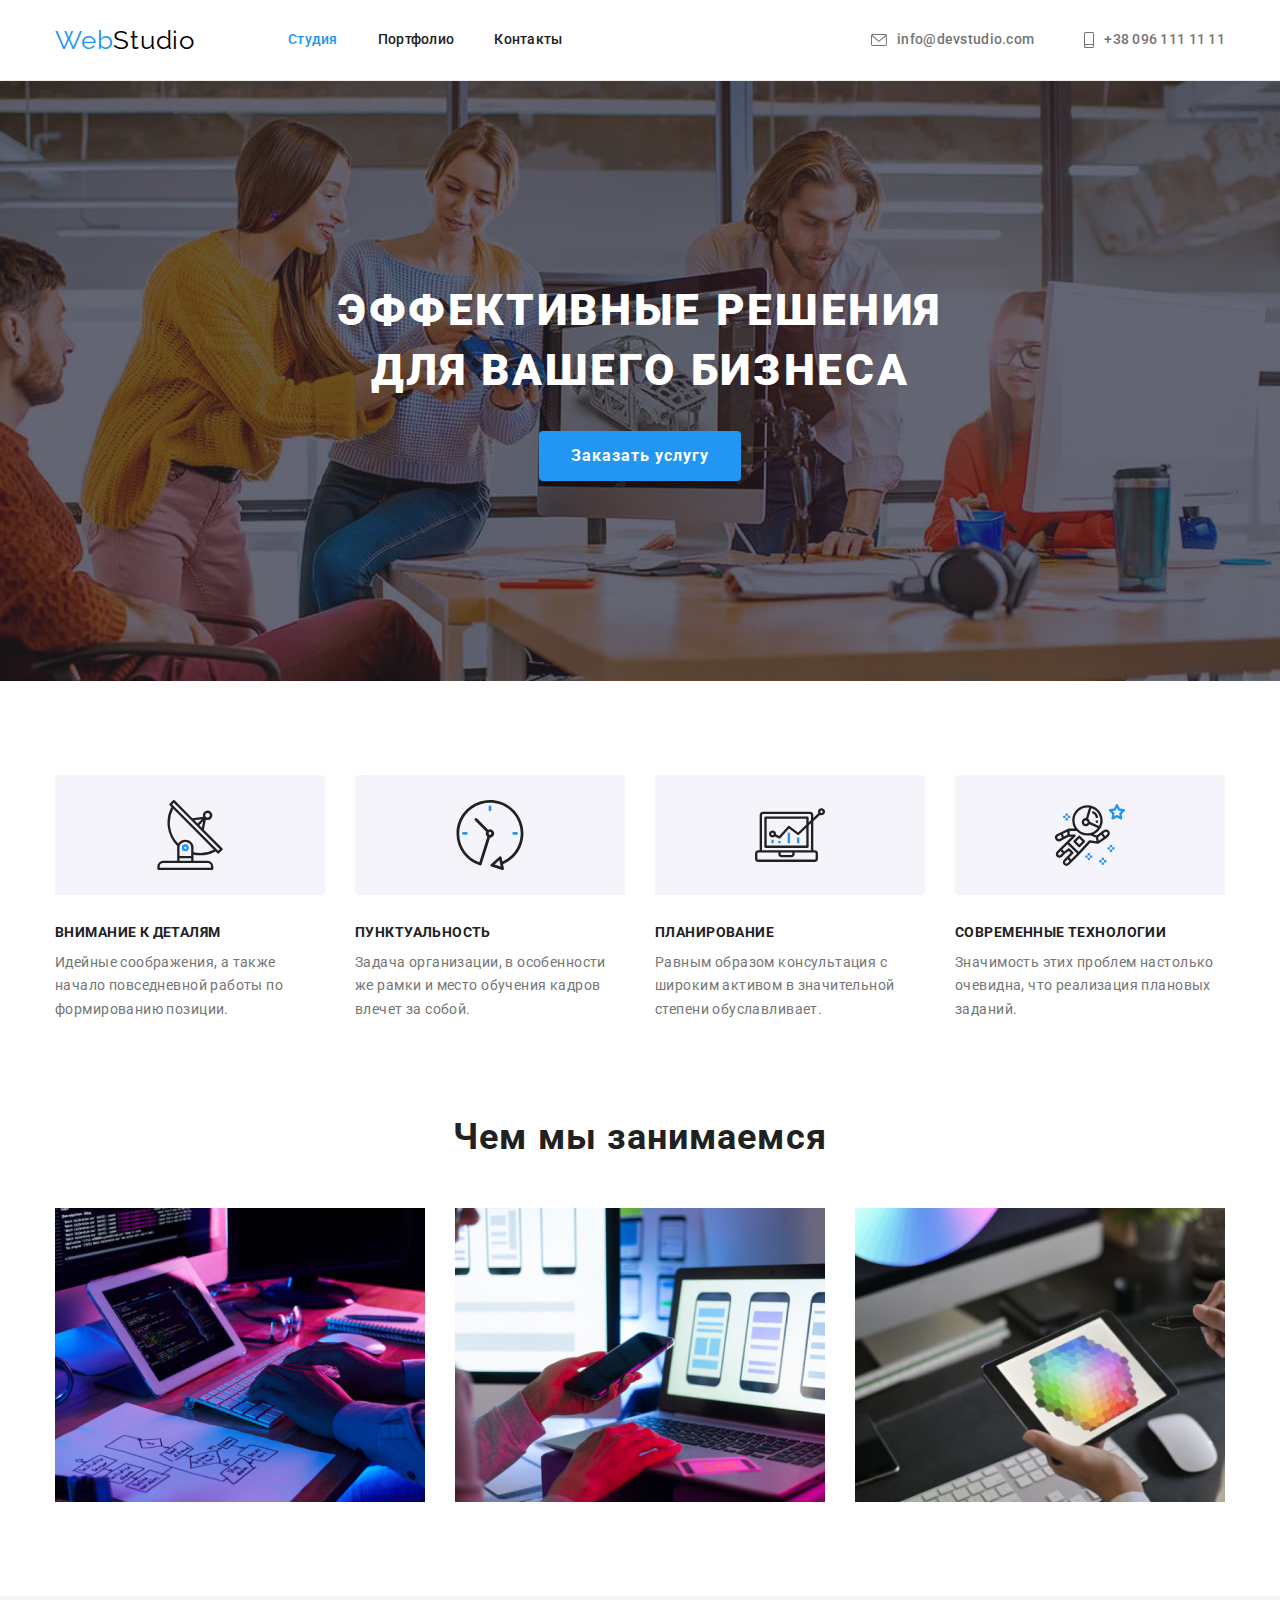
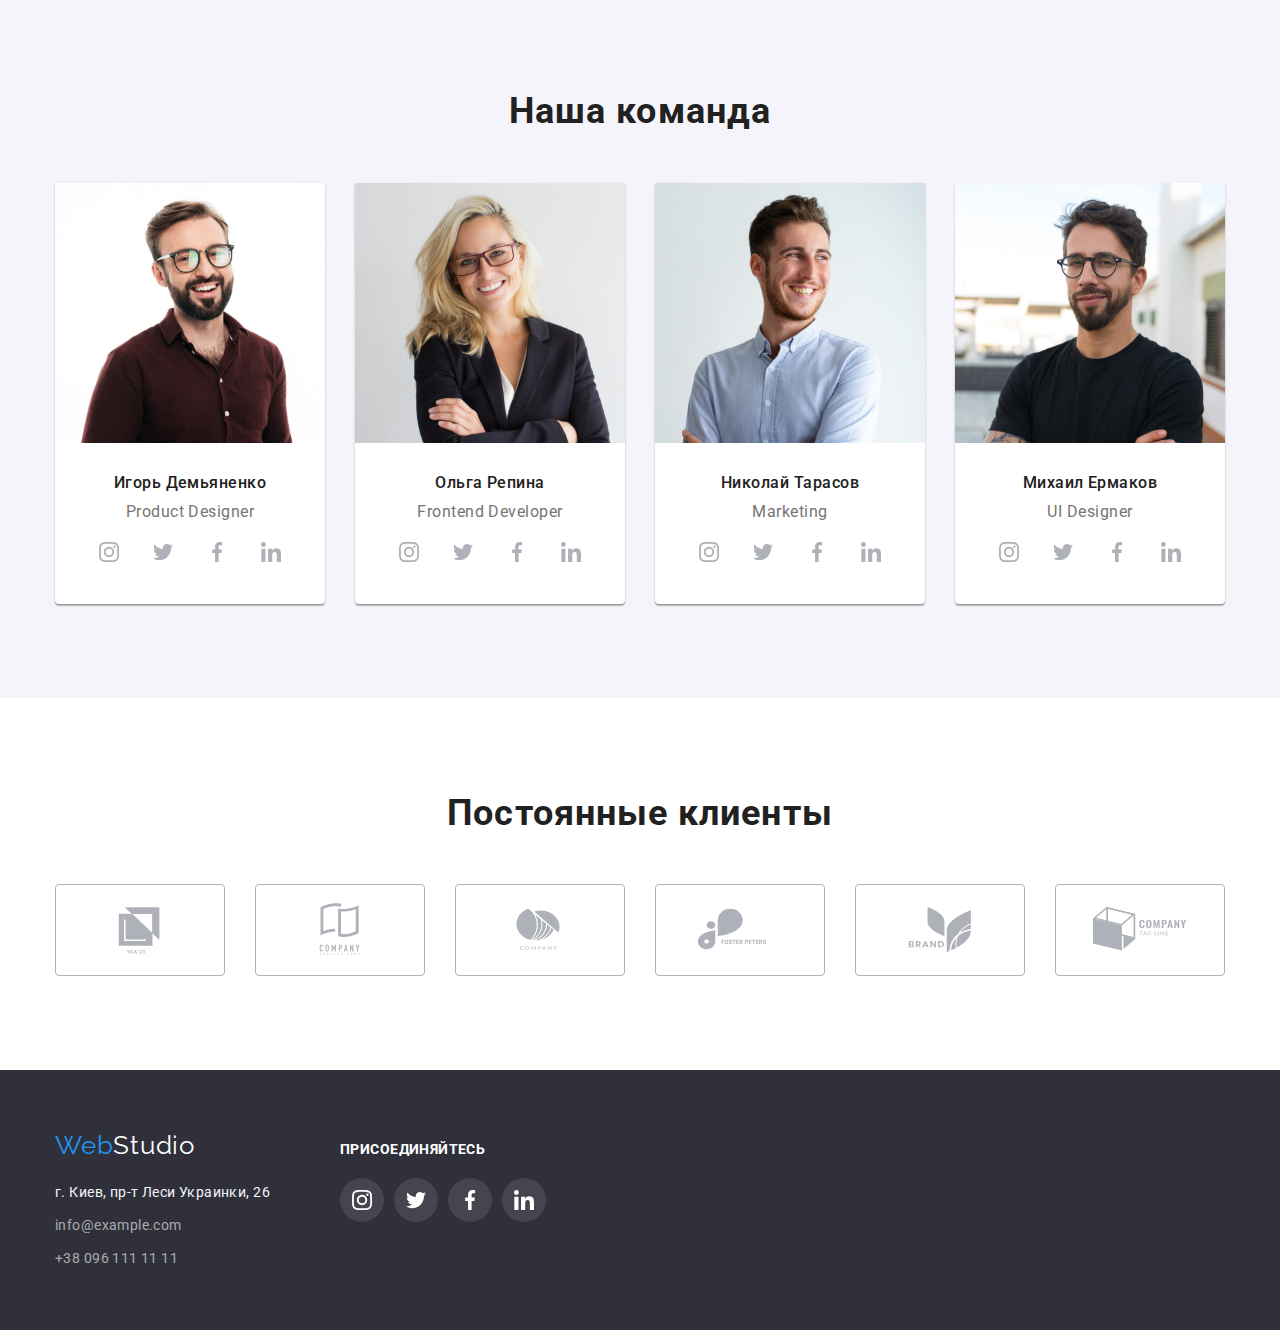
<file: index.html>
<!DOCTYPE html>
<html lang="ru">
  <head>
    <meta charset="UTF-8" />
    <meta http-equiv="X-UA-Compatible" content="IE=edge" />
    <meta name="viewport" content="width=device-width, initial-scale=1.0" />
    <title>Студия</title>
    <link rel="preconnect" href="https://fonts.googleapis.com" />
    <link rel="preconnect" href="https://fonts.gstatic.com" crossorigin />
    <link
      href="https://fonts.googleapis.com/css2?family=Raleway:wght@700&family=Roboto:wght@400;500;700;900&display=swap"
      rel="stylesheet"
    />
    <link
      href="https://cdn.jsdelivr.net/npm/modern-normalize@1.1.0/modern-normalize.min.css"
      rel="stylesheet"
    />
    <link rel="stylesheet" href="./css/styles.css" />
  </head>
  <body>
    <!--header-->
    <header class="header">
      <div class="container header-container">
        <a class="logo link" href="./index.html" lang="en"
          ><span class="logo-blue">Web</span>Studio</a
        >
        <nav class="nav">
          <ul class="nav-list list">
            <li class="nav-item">
              <a class="nav-link link current" href="./index.html">Студия</a>
            </li>
            <li class="nav-item"><a class="nav-link link" href="./portfolio.html">Портфолио</a></li>
            <li class="nav-item"><a class="nav-link link" href="">Контакты</a></li>
          </ul>
        </nav>
        <ul class="contacts list">
          <li class="contacts-mail">
            <a class="nav-link contact-link link" href="mailto:info@devstudio.com">
              <svg class="header-icon" width="16" height="12">
                <use href="./images/icons.svg#envelope-hover"></use>
              </svg>
              info@devstudio.com</a
            >
          </li>
          <li class="contacts-tel">
            <a class="nav-link contact-link link" href="tel:+380961111111">
              <svg class="header-icon" width="10" height="16">
                <use href="./images/icons.svg#smartphone"></use>
              </svg>
              +38 096 111 11 11</a
            >
          </li>
        </ul>
      </div>
    </header>

    <!--content-->
    <main>
      <!--Main banner-->
      <section class="hero">
        <div class="container">
          <h1 class="hero-txt">Эффективные решения для вашего бизнеса</h1>
          <button class="hero-batton" type="button">Заказать услугу</button>
        </div>
      </section>

      <!-- benefits -->
      <section class="benefits section">
        <div class="container">
          <h2 class="visually-hidden">Наши преимущества</h2>
          <ul class="benefits-list list">
            <li class="benefits-item">
              <div class="benefits-devs">
                <svg class="benefits-icon" width="70" height="70">
                  <use href="./images/icons.svg#antenna"></use>
                </svg>
              </div>
              <h3 class="benefits-title">Внимание к деталям</h3>
              <p class="benefits-txt">
                Идейные соображения, а также начало повседневной работы по формированию позиции.
              </p>
            </li>
            <li class="benefits-item">
              <div class="benefits-devs">
                <svg class="benefits-icon" width="70" height="70">
                  <use href="./images/icons.svg#clock"></use>
                </svg>
              </div>
              <h3 class="benefits-title">Пунктуальность</h3>
              <p class="benefits-txt">
                Задача организации, в особенности же рамки и место обучения кадров влечет за собой.
              </p>
            </li>
            <li class="benefits-item">
              <div class="benefits-devs">
                <svg class="benefits-icon" width="70" height="70">
                  <use href="./images/icons.svg#diagram"></use>
                </svg>
              </div>
              <h3 class="benefits-title">Планирование</h3>
              <p class="benefits-txt">
                Равным образом консультация с широким активом в значительной степени обуславливает.
              </p>
            </li>
            <li class="benefits-item">
              <div class="benefits-devs">
                <svg class="benefits-icon" width="70" height="70">
                  <use href="./images/icons.svg#astronaut"></use>
                </svg>
              </div>
              <h3 class="benefits-title">Современные технологии</h3>
              <p class="benefits-txt">
                Значимость этих проблем настолько очевидна, что реализация плановых заданий.
              </p>
            </li>
          </ul>
        </div>
      </section>

      <!-- our work -->
      <section class="work section">
        <div class="container">
          <h2 class="work-title">Чем мы занимаемся</h2>
          <ul class="work-list list">
            <li class="work-item">
              <img
                src="./images/our_work/img_2_1.jpg"
                alt="разработка кода десктопных приложений"
                width="370"
                height="294"
              />
            </li>
            <li class="work-item">
              <img
                src="./images/our_work/img_2_2.jpg"
                alt="разработка мобильных приложений"
                width="370"
                height="294"
              />
            </li>
            <li class="work-item">
              <img
                src="./images/our_work/img_2_3.jpg"
                alt="разработка дизайна"
                width="370"
                height="294"
              />
            </li>
          </ul>
        </div>
      </section>

      <!-- our team -->
      <section class="team section">
        <div class="container">
          <h2 class="team-title">Наша команда</h2>
          <ul class="team-list list">
            <li class="team-item">
              <img
                src="./images/our_team/img_3_1.jpg"
                alt="мужчина в очках и бородой"
                width="270"
                height="260"
              />
              <div class="team-content">
                <h3 class="team-name">Игорь Демьяненко</h3>
                <p class="team-txt" lang="en">Product Designer</p>
                <ul class="team-social list">
                  <li class="team-social-item">
                    <a class="team-social-link link" href="" aria-label="Instagram">
                      <svg class="team-social-icon" width="20" height="20">
                        <use href="./images/icons.svg#instagram"></use>
                      </svg>
                    </a>
                  </li>
                  <li class="team-social-item">
                    <a class="team-social-link link" href="" aria-label="Instagram">
                      <svg class="team-social-icon" width="20" height="20">
                        <use href="./images/icons.svg#twitter"></use>
                      </svg>
                    </a>
                  </li>
                  <li class="team-social-item">
                    <a class="team-social-link link" href="" aria-label="Instagram">
                      <svg class="team-social-icon" width="20" height="20">
                        <use href="./images/icons.svg#facebook"></use>
                      </svg>
                    </a>
                  </li>
                  <li class="team-social-item">
                    <a class="team-social-link link" href="" aria-label="Instagram">
                      <svg class="team-social-icon" width="20" height="20">
                        <use href="./images/icons.svg#linkedin"></use>
                      </svg>
                    </a>
                  </li>
                </ul>
              </div>
            </li>
            <li class="team-item">
              <img
                src="./images/our_team/img_3_2.jpg"
                alt="женщина блондинка в очках"
                width="270"
                height="260"
              />
              <div class="team-content">
                <h3 class="team-name">Ольга Репина</h3>
                <p class="team-txt" lang="en">Frontend Developer</p>
                <ul class="team-social list">
                  <li class="team-social-item">
                    <a class="team-social-link link" href="" aria-label="Instagram">
                      <svg class="team-social-icon" width="20" height="20">
                        <use href="./images/icons.svg#instagram"></use>
                      </svg>
                    </a>
                  </li>
                  <li class="team-social-item">
                    <a class="team-social-link link" href="" aria-label="Instagram">
                      <svg class="team-social-icon" width="20" height="20">
                        <use href="./images/icons.svg#twitter"></use>
                      </svg>
                    </a>
                  </li>
                  <li class="team-social-item">
                    <a class="team-social-link link" href="" aria-label="Instagram">
                      <svg class="team-social-icon" width="20" height="20">
                        <use href="./images/icons.svg#facebook"></use>
                      </svg>
                    </a>
                  </li>
                  <li class="team-social-item">
                    <a class="team-social-link link" href="" aria-label="Instagram">
                      <svg class="team-social-icon" width="20" height="20">
                        <use href="./images/icons.svg#linkedin"></use>
                      </svg>
                    </a>
                  </li>
                </ul>
              </div>
            </li>
            <li class="team-item">
              <img
                src="./images/our_team/img_3_3.jpg"
                alt="мужчина с улыбкой"
                width="270"
                height="260"
              />
              <div class="team-content">
                <h3 class="team-name">Николай Тарасов</h3>
                <p class="team-txt" lang="en">Marketing</p>
                <ul class="team-social list">
                  <li class="team-social-item">
                    <a class="team-social-link link" href="" aria-label="Instagram">
                      <svg class="team-social-icon" width="20" height="20">
                        <use href="./images/icons.svg#instagram"></use>
                      </svg>
                    </a>
                  </li>
                  <li class="team-social-item">
                    <a class="team-social-link link" href="" aria-label="Instagram">
                      <svg class="team-social-icon" width="20" height="20">
                        <use href="./images/icons.svg#twitter"></use>
                      </svg>
                    </a>
                  </li>
                  <li class="team-social-item">
                    <a class="team-social-link link" href="" aria-label="Instagram">
                      <svg class="team-social-icon" width="20" height="20">
                        <use href="./images/icons.svg#facebook"></use>
                      </svg>
                    </a>
                  </li>
                  <li class="team-social-item">
                    <a class="team-social-link link" href="" aria-label="Instagram">
                      <svg class="team-social-icon" width="20" height="20">
                        <use href="./images/icons.svg#linkedin"></use>
                      </svg>
                    </a>
                  </li>
                </ul>
              </div>
            </li>
            <li class="team-item">
              <img
                src="./images/our_team/img_3_4.jpg"
                alt="тщеславний мужик в очках и бородой"
                width="270"
                height="260"
              />
              <div class="team-content">
                <h3 class="team-name">Михаил Ермаков</h3>
                <p class="team-txt" lang="en">UI Designer</p>
                <ul class="team-social list">
                  <li class="team-social-item">
                    <a class="team-social-link link" href="" aria-label="Instagram">
                      <svg class="team-social-icon" width="20" height="20">
                        <use href="./images/icons.svg#instagram"></use>
                      </svg>
                    </a>
                  </li>
                  <li class="team-social-item">
                    <a class="team-social-link link" href="" aria-label="Instagram">
                      <svg class="team-social-icon" width="20" height="20">
                        <use href="./images/icons.svg#twitter"></use>
                      </svg>
                    </a>
                  </li>
                  <li class="team-social-item">
                    <a class="team-social-link link" href="" aria-label="Instagram">
                      <svg class="team-social-icon" width="20" height="20">
                        <use href="./images/icons.svg#facebook"></use>
                      </svg>
                    </a>
                  </li>
                  <li class="team-social-item">
                    <a class="team-social-link link" href="" aria-label="Instagram">
                      <svg class="team-social-icon" width="20" height="20">
                        <use href="./images/icons.svg#linkedin"></use>
                      </svg>
                    </a>
                  </li>
                </ul>
              </div>
            </li>
          </ul>
        </div>
      </section>
    </main>

    <!-- client -->
    <section class="client section">
      <div class="container">
        <h2 class="client-title">Постоянные клиенты</h2>
        <ul class="client-list list">
          <li class="client-item">
            <a class="client-link link" href="">
              <svg class="client-icon" width="106" height="60">
                <use href="./images/icons.svg#logo-1"></use>
              </svg>
            </a>
          </li>
          <li class="client-item">
            <a class="client-link link" href="">
              <svg class="client-icon" width="106" height="60">
                <use href="./images/icons.svg#logo-2"></use>
              </svg>
            </a>
          </li>
          <li class="client-item">
            <a class="client-link link" href="">
              <svg class="client-icon" width="106" height="60">
                <use href="./images/icons.svg#logo-3"></use>
              </svg>
            </a>
          </li>
          <li class="client-item">
            <a class="client-link link" href="">
              <svg class="client-icon" width="106" height="60">
                <use href="./images/icons.svg#logo-4"></use>
              </svg>
            </a>
          </li>
          <li class="client-item">
            <a class="client-link link" href="">
              <svg class="client-icon" width="106" height="60">
                <use href="./images/icons.svg#logo-5"></use>
              </svg>
            </a>
          </li>
          <li class="client-item">
            <a class="client-link link" href="">
              <svg class="client-icon" width="106" height="60">
                <use href="./images/icons.svg#logo-6"></use>
              </svg>
            </a>
          </li>
        </ul>
      </div>
    </section>

    <!--footer-->
    <footer class="footer">
      <div class="container footer-container">
        <div class="logo-address">
          <a class="logo logo-footer link" href="./index.html">
            <span class="logo-blue">Web</span>Studio</a
          >
          <address class="address">
            <p class="address-fact">г. Киев, пр-т Леси Украинки, 26</p>
            <ul class="address-list list">
              <li class="footer-contact">
                <a class="footer-link link" href="mailto:info@devstudio.com">info@example.com</a>
              </li>
              <li class="footer-contact">
                <a class="footer-link link" href="tel:+380961111111">+38 096 111 11 11</a>
              </li>
            </ul>
          </address>
        </div>
        <div class="footer-social">
          <p class="footer-social-text">присоединяйтесь</p>
          <ul class="footer-social-list list">
            <li class="footer-social-item">
              <a class="footer-social-link link" href="" aria-label="Instagram">
                <svg class="footer-social-icon" width="20" height="20">
                  <use href="./images/icons.svg#instagram"></use>
                </svg>
              </a>
            </li>
            <li class="footer-social-item">
              <a class="footer-social-link link" href="" aria-label="Instagram">
                <svg class="footer-social-icon" width="20" height="20">
                  <use href="./images/icons.svg#twitter"></use>
                </svg>
              </a>
            </li>
            <li class="footer-social-item">
              <a class="footer-social-link link" href="" aria-label="Instagram">
                <svg class="footer-social-icon" width="20" height="20">
                  <use href="./images/icons.svg#facebook"></use>
                </svg>
              </a>
            </li>
            <li class="footer-social-item">
              <a class="footer-social-link link" href="" aria-label="Instagram">
                <svg class="footer-social-icon" width="20" height="20">
                  <use href="./images/icons.svg#linkedin"></use>
                </svg>
              </a>
            </li>
          </ul>
        </div>
      </div>
    </footer>
  </body>
</html>
</file>
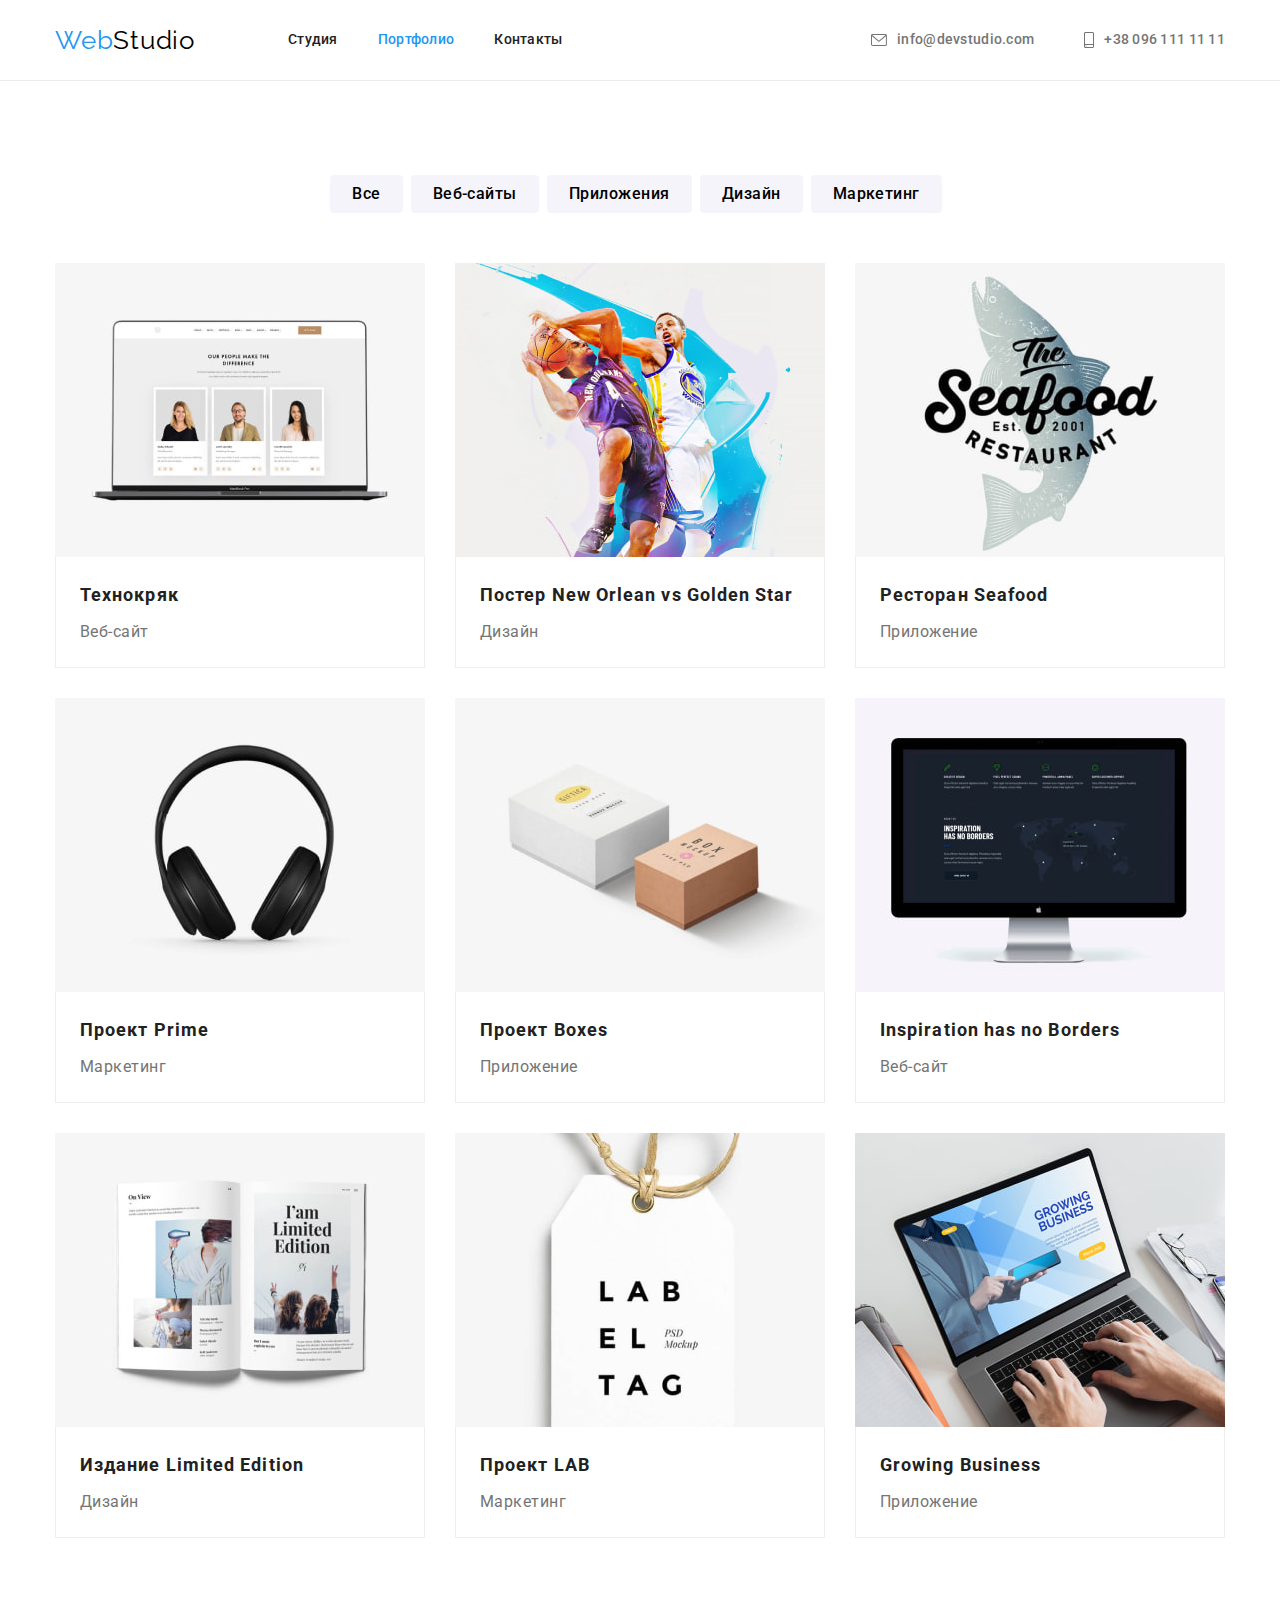
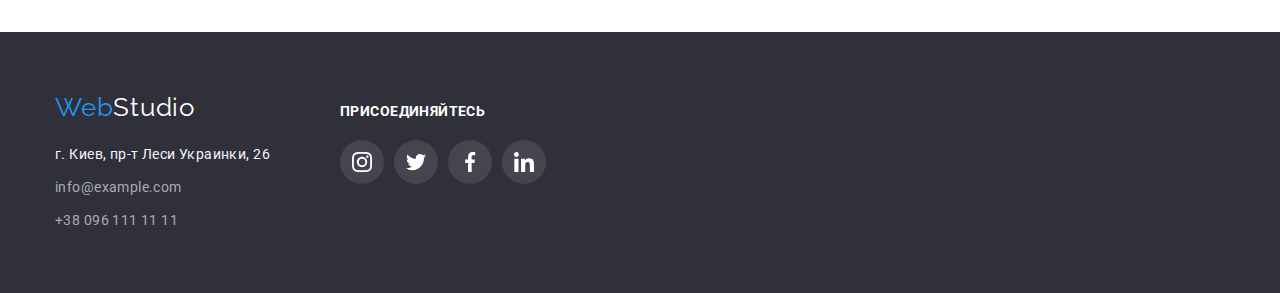
<file: portfolio.html>
<!DOCTYPE html>
<html lang="ru">
  <head>
    <meta charset="UTF-8" />
    <meta http-equiv="X-UA-Compatible" content="IE=edge" />
    <meta name="viewport" content="width=device-width, initial-scale=1.0" />
    <title>Portfolio</title>
    <link rel="preconnect" href="https://fonts.googleapis.com" />
    <link rel="preconnect" href="https://fonts.gstatic.com" crossorigin />
    <link
      href="https://fonts.googleapis.com/css2?family=Raleway:wght@700&family=Roboto:wght@400;500;700;900&display=swap"
      rel="stylesheet"
    />
    <link
      href="https://cdn.jsdelivr.net/npm/modern-normalize@1.1.0/modern-normalize.min.css"
      rel="stylesheet"
    />
    <link rel="stylesheet" href="./css/styles.css" />
  </head>
  <body>
    <!--header-->
    <header class="header">
      <div class="container header-container">
        <a class="logo link" href="./index.html" lang="en"
          ><span class="logo-blue">Web</span>Studio</a
        >
        <nav class="nav">
          <ul class="nav-list list">
            <li class="nav-item">
              <a class="nav-link link" href="./index.html">Студия</a>
            </li>
            <li class="nav-item">
              <a class="nav-link link current" href="./portfolio.html">Портфолио</a>
            </li>
            <li class="nav-item"><a class="nav-link link" href="">Контакты</a></li>
          </ul>
        </nav>
        <ul class="contacts list">
          <li class="contacts-mail">
            <a class="nav-link contact-link link" href="mailto:info@devstudio.com">
              <svg class="header-icon" width="16" height="12">
                <use href="./images/icons.svg#envelope-hover"></use>
              </svg>
              info@devstudio.com</a
            >
          </li>
          <li class="contacts-tel">
            <a class="nav-link contact-link link" href="tel:+380961111111">
              <svg class="header-icon" width="10" height="16">
                <use href="./images/icons.svg#smartphone"></use>
              </svg>
              +38 096 111 11 11</a
            >
          </li>
        </ul>
      </div>
    </header>

    <main>
      <section class="porfolio section">
        <div class="container">
          <!-- buttons filter -->
          <h1 class="visually-hidden">Карточки портфолио с фильтром</h1>
          <ul class="porfolio-buttons list">
            <li class="portfolio-btitem">
              <button class="porfolio-button" type="button">Все</button>
            </li>
            <li class="portfolio-btitem">
              <button class="porfolio-button" type="button">Веб-сайты</button>
            </li>
            <li class="portfolio-btitem">
              <button class="porfolio-button" type="button">Приложения</button>
            </li>
            <li class="portfolio-btitem">
              <button class="porfolio-button" type="button">Дизайн</button>
            </li>
            <li class="portfolio-btitem">
              <button class="porfolio-button" type="button">Маркетинг</button>
            </li>
          </ul>

          <!-- cards portfolio -->

          <ul class="portfolio-cards list">
            <li class="porfolio-card">
              <a class="porfolio-link link" href=""
                ><img
                  src="./images/portfolio/img-p-1.jpg"
                  alt="веб-сайт на компьютере"
                  width="370"
                  height="294"
                />
                <div class="porfolio-content">
                  <h2 class="porfolio-card-title">Технокряк</h2>
                  <p class="porfolio-card-txt">Веб-сайт</p>
                </div>
              </a>
            </li>
            <li class="porfolio-card">
              <a class="porfolio-link link" href=""
                ><img
                  src="./images/portfolio/img-p-2.jpg"
                  alt="дизайн постера с баскетболистами"
                  width="370"
                  height="294"
                />
                <div class="porfolio-content">
                  <h2 class="porfolio-card-title">Постер New Orlean vs Golden Star</h2>
                  <p class="porfolio-card-txt">Дизайн</p>
                </div>
              </a>
            </li>
            <li class="porfolio-card">
              <a class="porfolio-link link" href="">
                <img
                  src="./images/portfolio/img-p-3.jpg"
                  alt="приложение ресторана"
                  width="370"
                  height="294"
                />
                <div class="porfolio-content">
                  <h2 class="porfolio-card-title">Ресторан Seafood</h2>
                  <p class="porfolio-card-txt">Приложение</p>
                </div>
              </a>
            </li>
            <li class="porfolio-card">
              <a class="porfolio-link link" href=""
                ><img
                  src="./images/portfolio/img-p-4.jpg"
                  alt="наушники на картинке"
                  width="370"
                  height="294"
                />
                <div class="porfolio-content">
                  <h2 class="porfolio-card-title">Проект Prime</h2>
                  <p class="porfolio-card-txt">Маркетинг</p>
                </div>
              </a>
            </li>
            <li class="porfolio-card">
              <a class="porfolio-link link" href=""
                ><img
                  src="./images/portfolio/img-p-5.jpg"
                  alt="Приложение коробки"
                  width="370"
                  height="294"
                />
                <div class="porfolio-content">
                  <h2 class="porfolio-card-title">Проект Boxes</h2>
                  <p class="porfolio-card-txt">Приложение</p>
                </div>
              </a>
            </li>
            <li class="porfolio-card">
              <a class="porfolio-link link" href="">
                <img
                  src="./images/portfolio/img-p-6.jpg"
                  alt="веб-сайт на компьютере"
                  width="370"
                  height="294"
                />
                <div class="porfolio-content">
                  <h2 class="porfolio-card-title">Inspiration has no Borders</h2>
                  <p class="porfolio-card-txt">Веб-сайт</p>
                </div>
              </a>
            </li>
            <li class="porfolio-card">
              <a class="porfolio-link link" href="">
                <img
                  src="./images/portfolio/img-p-7.jpg"
                  alt="дизайн журнала"
                  width="370"
                  height="294"
                />
                <div class="porfolio-content">
                  <h2 class="porfolio-card-title">Издание Limited Edition</h2>
                  <p class="porfolio-card-txt">Дизайн</p>
                </div>
              </a>
            </li>
            <li class="porfolio-card">
              <a class="porfolio-link link" href="">
                <img
                  src="./images/portfolio/img-p-8.jpg"
                  alt="проект лаб"
                  width="370"
                  height="294"
                />
                <div class="porfolio-content">
                  <h2 class="porfolio-card-title">Проект LAB</h2>
                  <p class="porfolio-card-txt">Маркетинг</p>
                </div>
              </a>
            </li>
            <li class="porfolio-card">
              <a class="porfolio-link link" href="">
                <img
                  src="./images/portfolio/img-p-9.jpg"
                  alt="приложение на компьютере"
                  width="370"
                  height="294"
                />
                <div class="porfolio-content">
                  <h2 class="porfolio-card-title">Growing Business</h2>
                  <p class="porfolio-card-txt">Приложение</p>
                </div>
              </a>
            </li>
          </ul>
        </div>
      </section>
    </main>

    <!--footer-->
    <footer class="footer">
      <div class="container footer-container">
        <div class="logo-address">
          <a class="logo logo-footer link" href="./index.html">
            <span class="logo-blue">Web</span>Studio</a
          >
          <address class="address">
            <p class="address-fact">г. Киев, пр-т Леси Украинки, 26</p>
            <ul class="address-list list">
              <li class="footer-contact">
                <a class="footer-link link" href="mailto:info@devstudio.com">info@example.com</a>
              </li>
              <li class="footer-contact">
                <a class="footer-link link" href="tel:+380961111111">+38 096 111 11 11</a>
              </li>
            </ul>
          </address>
        </div>
        <div class="footer-social">
          <p class="footer-social-text">присоединяйтесь</p>
          <ul class="footer-social-list list">
            <li class="footer-social-item">
              <a class="footer-social-link link" href="" aria-label="Instagram">
                <svg class="footer-social-icon" width="20" height="20">
                  <use href="./images/icons.svg#instagram"></use>
                </svg>
              </a>
            </li>
            <li class="footer-social-item">
              <a class="footer-social-link link" href="" aria-label="Instagram">
                <svg class="footer-social-icon" width="20" height="20">
                  <use href="./images/icons.svg#twitter"></use>
                </svg>
              </a>
            </li>
            <li class="footer-social-item">
              <a class="footer-social-link link" href="" aria-label="Instagram">
                <svg class="footer-social-icon" width="20" height="20">
                  <use href="./images/icons.svg#facebook"></use>
                </svg>
              </a>
            </li>
            <li class="footer-social-item">
              <a class="footer-social-link link" href="" aria-label="Instagram">
                <svg class="footer-social-icon" width="20" height="20">
                  <use href="./images/icons.svg#linkedin"></use>
                </svg>
              </a>
            </li>
          </ul>
        </div>
      </div>
    </footer>
  </body>
</html>
</file>
<file: css/styles.css>
:root {
    /* fonts */
    --main-font: 'Roboto', sans-serif;
    --logo-font: 'Raleway', sans-serif;

    /* colors fonts */
    --logo-blue: #2196F3;
    --logo-dark: #000000;
    --txt-header: #212121;
    --txt-header-contact: #757575;
    --txt-header-hover: #2196F3;
    --txt-hero: #FFFFFF;
    --link-footer: rgba(255, 255, 255, 0.6);

    /* background-color */
    
    --main-backbackground: #FFFFFF;
    --secondary-backbackground: #F5F4FA;
    --hero-background: #2F303A;
    --hero-button: #2196F3;
    --hero-button-hover: #188CE8;
    --link-social: rgba(255, 255, 255, 0.1);

    /* icon-color */
    --icon-social: #AFB1B8;

}

body {
    font-family: var(--main-font);
    color: var(--txt-header);
    background-color: var(--main-backbackground);
}


h1,
h2,
h3,
p {
    margin-top: 0;
}

h1:last-child,
h2:last-child,
h3:last-child,
p:last-child {
    margin-bottom: 0;
}

img {
    display: block;
    max-width: 100%;
    height: auto;
}

.list {
    list-style: none;
    padding-left: 0;
    margin-top: 0;
    margin-bottom: 0;
}

.link {
    text-decoration: none;
}

.container {
    width: 1200px;
    padding-left: 15px;
    padding-right: 15px;
    margin-left: auto;
    margin-right: auto;
}

.section {
    padding-top: 94px;
    padding-bottom: 94px;
}

.visually-hidden {
    position: absolute;
    width: 1px;
    height: 1px;
    margin: -1px;
    border: 0;
    padding: 0;
    white-space: nowrap;
    clip-path: inset(100%);
    clip: rect(0 0 0 0);
    overflow: hidden;
}

/* header */
.header {
    border-bottom: 1px solid #ececec;
}

.header-container {
    display: flex;
    align-items: center;
}

.logo {
    margin-right: 93px;

    font-family: var(--logo-font);
    color: var(--logo-dark);
    font-size: 26px;
    line-height: 1.19;
    letter-spacing: 0.03em;
}

.logo-blue {
    color: var(--logo-blue);
}

.nav-list {
    display: flex;

}

.nav-item {
    margin-right: 40px;
}

.nav-item:last-child {
    margin-right: 0;
}

.nav-link {
    display: block;
    padding-top: 32px;
    padding-bottom: 32px;

    color: var(--txt-header);
    font-style: normal;
    font-weight: 500;
    font-size: 14px;
    line-height: 1.14;
    letter-spacing: 0.02em;
}

.nav-link:hover,
.nav-link:focus {
    color: var(--txt-header-hover);
}

.contacts {
    display: flex;
    margin-left: auto;
}

.contact-link {
    display: flex;
    align-items: center;
    margin-left: 50px;

    color: var(--txt-header-contact);
}

.header-icon {
    margin-right: 10px;
    fill: currentColor;
}

.nav-link.current {
    color: var(--logo-blue);
}

/* hero */
.hero {
    padding: 200px 0;
    max-width: 1600px;
    margin-left: auto;
    margin-right: auto;
    background-color: var(--hero-background);
    background-image: linear-gradient(to right,
     rgba(47, 48, 58, 0.4),
     rgba(47, 48, 58, 0.4)),
     url(../images/background/img-back.jpg);
    background-repeat: no-repeat;
    background-size: cover;
    background-position: center;
}

.hero-txt {
    max-width: 696px;
    margin-left: auto;
    margin-right: auto;
    margin-bottom: 30px;

    color: var(--txt-hero);
    font-weight: 900;
    font-size: 44px;
    line-height: 1.36;
    text-align: center;
    letter-spacing: 0.06em;
    text-transform: uppercase;
}

.hero-batton {
    max-width: 350px;
    min-width: 200px;

    padding: 10px 32px;
    margin-left: auto;
    margin-right: auto;

    box-shadow: 0px 4px 4px rgba(0, 0, 0, 0.15);
    border: none;
    border-radius: 4px;


    font-family: var(--main-font);
    background-color: var(--hero-button);
    color: var(--txt-hero);
    font-weight: bold;
    font-size: 16px;
    line-height: 1.87;
    display: flex;
    align-items: center;
    text-align: center;
    letter-spacing: 0.06em;
    cursor: pointer;
}

.hero-batton:hover,
.hero-batton:focus {
    background-color: var(--hero-button-hover);
}


/* benefits */

.benefits {
    padding-bottom: 0;
}

.benefits-list {
    display: flex;
}

.benefits-item {
    margin-right: 30px;
    flex-basis: calc((100% - 90px) / 4);
}

.benefits-item:last-child {
    margin-right: 0;
}

.benefits-devs {
    display: flex;
    justify-content: center;
    align-items: center;
    width: 270px;
    height: 120px;
    
    margin-bottom: 30px;

    background-color: var(--secondary-backbackground);
    border-radius: 4px;
}

.benefits-icon {
    fill: var(--txt-header);
}

.benefits-title {
    margin-bottom: 10px;

    font-weight: 700;
    font-size: 14px;
    line-height: 1.14;
    letter-spacing: 0.03em;
    text-transform: uppercase;
}

.benefits-txt {
    color: var(--txt-header-contact);
    font-weight: 400;
    font-size: 14px;
    line-height: 1.71;
    letter-spacing: 0.03em;
}

/* work */

.work-title {
    margin-bottom: 50px;

    font-family: 'Roboto';
    font-weight: 700;
    font-size: 36px;
    line-height: 1.17;
    text-align: center;
    letter-spacing: 0.03em;
}

.work-list {
    display: flex;
}

.work-item {
margin-right: 30px;
flex-basis: calc((100% - 60px) / 3);
}

.work-item:last-child {
    margin-right: 0;
 }


/* team */

.team {
    background-color: var(--secondary-backbackground);
}

.team-title {
    margin-bottom: 50px;

    font-family: 'Roboto';
    font-weight: 700;
    font-size: 36px;
    line-height: 1.17;
    text-align: center;
    letter-spacing: 0.03em;
}

.team-list {
    display: flex;
}

.team-item {
    margin-right: 30px;
    flex-basis: calc((100% - 90px) / 4);

    background-color: var(--main-backbackground);

    box-shadow: 0px 1px 3px rgba(0, 0, 0, 0.12), 0px 1px 1px rgba(0, 0, 0, 0.14), 0px 2px 1px rgba(0, 0, 0, 0.2);
    border-radius: 0px 0px 4px 4px;
}

.team-item:last-child {
    margin-right: 0;
}

.team-content {
    padding: 30px 32px;
}

.team-name {
    margin-bottom: 10px;

    font-weight: 500;
    font-size: 16px;
    line-height: 1.19;
    text-align: center;
    letter-spacing: 0.03em;
}

.team-txt {
    margin-bottom: 9px;

    color: var(--txt-header-contact);
    font-weight: 400;
    font-size: 16px;
    line-height: 1.19;
    text-align: center;
    letter-spacing: 0.03em;
}

.team-social {
    display: flex;
}

.team-social-item {
    margin-right: 10px;
    flex-basis: calc((100% - 30px) / 4);
}

.team-social-item:last-child {
    margin-right: 0;
}

.team-social-link {
    display: flex;
    justify-content: center;
    align-items: center;
    height: 44px;
    width: 44px;
    color: var(--icon-social);
    border-radius: 50%;
    background-color: var(--main-backbackground);
}

.team-social-link:hover,
.team-social-link:focus {
    color: var(--main-backbackground);
    background-color: var(--hero-button);
}

.team-social-icon {
    fill: currentColor;
}

/* client */

.client-title {
    margin-bottom: 50px;
    
    font-family: 'Roboto';
    font-weight: 700;
    font-size: 36px;
    line-height: 1.17;
    text-align: center;
    letter-spacing: 0.03em;
}

.client-list {
    display: flex;
}

.client-item {
    margin-right: 30px;
    flex-basis: calc((100% - 150px) / 6);
}

.client-item:last-child {
    margin-right: 0;
}

.client-link {
    display: flex;
    justify-content: center;
    align-items: center;
    height: 92px;
    width: 170px;
    color: var(--icon-social);
    background-color: var(--main-backbackground);

    border: 1px solid var(--icon-social);
    border-radius: 4px;
}

.client-link:hover,
.client-link:focus {
    color: var(--hero-button);
    border: 1px solid var(--hero-button);
}

.client-icon {
fill: currentColor;
}


/* footer */

.footer {
    padding: 60px 0;

    background-color: var(--hero-background);
}

.footer-container {
    display: flex;
    align-items: baseline;
}

.logo-address {
    margin-right: 70px;
    
}

.logo-footer {
    display: block;
    margin-right: 0;
    margin-bottom: 20px;

    color: var(--main-backbackground);
}

.footer-link {
    color: var(--link-footer);
    font-weight: 400;
    font-size: 14px;
    line-height: 1.71;
    letter-spacing: 0.03em;
}

.footer-link:hover,
.footer-link:focus {
    color: var(--txt-header-hover);
}

.address {

    color: var(--secondary-backbackground);
    font-style: normal;
    font-weight: 400;
    font-size: 14px;
    line-height: 1.71;
    letter-spacing: 0.03em;
}

.address-fact,
.footer-contact {
    margin-bottom: 9px;
}

.footer-contact:last-child {
    margin-bottom: 0;
}

.footer-social-text {
    margin-bottom: 20px;


    font-weight: 700;
    font-size: 14px;
    line-height: 1.14;
    letter-spacing: 0.03em;
    text-transform: uppercase;
    color: var(--main-backbackground);
}

.footer-social-list {
    display: flex;
}

.footer-social-item {
    margin-right: 10px;
    /* flex-basis: calc((100% - 30px) / 4); */
}

.footer-social-item:last-child {
    margin-right: 0;
}

.footer-social-link {
    display: flex;
    justify-content: center;
    align-items: center;
    height: 44px;
    width: 44px;
    color: var(--main-backbackground);
    border-radius: 50%;
    background-color: var(--link-social);
}

.footer-social-link:hover,
.footer-social-link:focus {
    background-color: var(--hero-button);
}

.footer-social-icon {
    fill: currentColor;
}

/* portfolio */

.porfolio-buttons {
    display: flex;
    justify-content: center;

    margin-bottom: 50px;
}

.portfolio-btitem {
    margin-right: 8px;
}

.porfolio-btitem:last-child {
    margin-right: 0;
}

.porfolio-button {
    padding: 6px 22px;
    
    background-color: var(--secondary-backbackground);
    font-weight: 500;
    font-size: 16px;
    line-height: 1.62;
    text-align: center;
    letter-spacing: 0.03em;
    cursor: pointer;

    border-radius: 4px;
    border: none;
}

.porfolio-button:hover,
.porfolio-button:focus {
    background-color: var(--hero-button);
    color: var(--main-backbackground);
    box-shadow: 0px 3px 1px rgba(0, 0, 0, 0.1),
     0px 1px 2px rgba(0, 0, 0, 0.08),
     0px 2px 2px rgba(0, 0, 0, 0.12);
}

.portfolio-cards {
    display: flex;
    flex-wrap: wrap;
}

.porfolio-card {
    margin-right: 30px;
    margin-bottom: 30px;
    flex-basis: calc((100% - 60px) / 3);

}

.porfolio-card:nth-child(3n) {
    margin-right: 0;
}

.porfolio-card:nth-last-child(-n+3) {
    margin-bottom: 0;
}

.porfolio-link {
display: block;
}

.porfolio-link:hover,
.porfolio-link:focus {
box-shadow: 0px 1px 1px rgba(0, 0, 0, 0.12),
0px 4px 4px rgba(0, 0, 0, 0.06),
1px 4px 6px rgba(0, 0, 0, 0.16);
}


.porfolio-content {
    padding: 20px 24px;

    border: 1px solid #EEEEEE;
    border-top: none;
}

.porfolio-card-title {
    margin-bottom: 4px;

    color: var(--txt-header);
    font-style: normal;
    font-weight: 700;
    font-size: 18px;
    line-height: 2;
    letter-spacing: 0.06em;
}

.porfolio-card-txt {
    color: var(--txt-header-contact);
    font-weight: 400;
    font-size: 16px;
    line-height: 1.88;
    letter-spacing: 0.03em;
}
</file>
